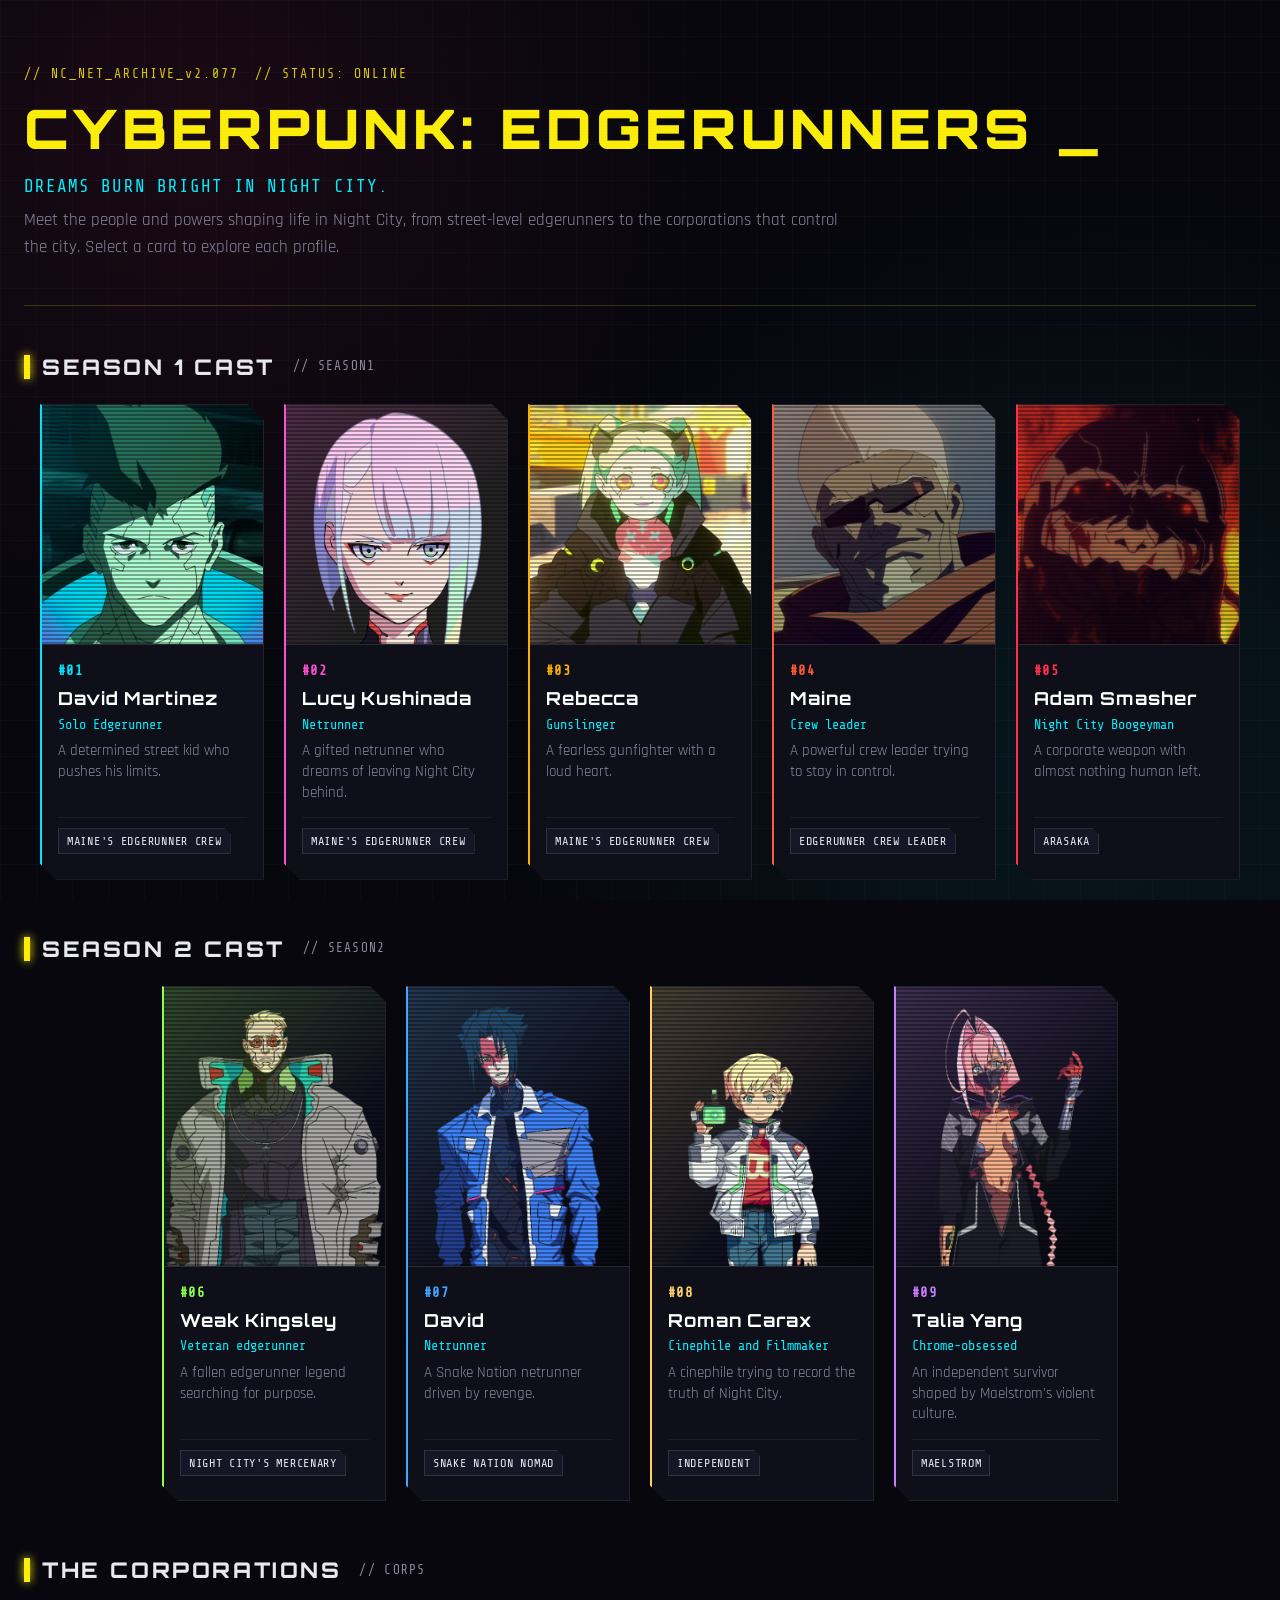
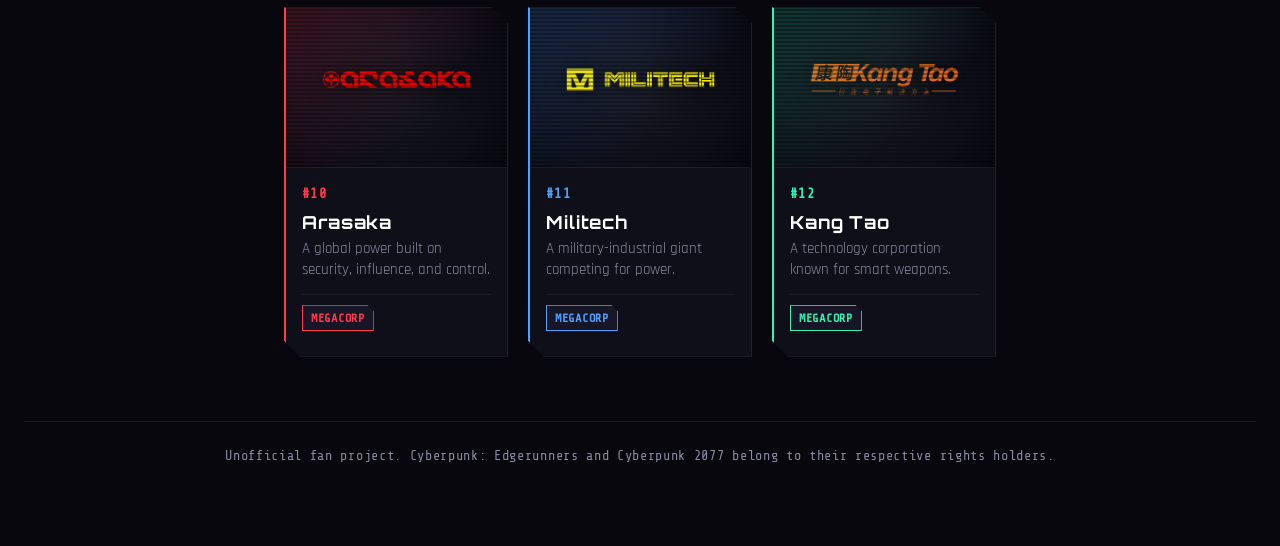
<file: A02/index.html>
<!doctype html>
<html lang="en">

<head>
  <meta charset="UTF-8">
  <meta name="viewport" content="width=device-width, initial-scale=1.0">
  <meta name="description" content="Cyberpunk: Edgerunners Character and Megacorporation Dex">
  <title>Cyberpunk: Edgerunners</title>

  <!-- Google Fonts: Orbitron (Display), Rajdhani (Body), Share Tech Mono (HUD/Code) -->
  <link rel="preconnect" href="https://fonts.googleapis.com">
  <link rel="preconnect" href="https://fonts.gstatic.com" crossorigin>
  <link
    href="https://fonts.googleapis.com/css2?family=Orbitron:wght@600;800;900&family=Rajdhani:wght@500;600;700&family=Share+Tech+Mono&display=swap"
    rel="stylesheet">

  <link href="https://cdn.jsdelivr.net/npm/bootstrap@5.3.8/dist/css/bootstrap.min.css" rel="stylesheet"
    integrity="sha384-sRIl4kxILFvY47J16cr9ZwB07vP4J8+LH7qKQnuqkuIAvNWLzeN8tE5YBujZqJLB" crossorigin="anonymous">

  <link rel="stylesheet" href="assets/style.css?v=2">
  <script src="assets/script.js?v=2" defer></script>
</head>

<body>
  <!-- Ambient CRT Scanlines: Decorative overlay creating a retro display effect -->
  <div class="scanlines" aria-hidden="true"></div>

  <div class="site-wrapper">
    <!-- Header: Dynamic HUD status bar, title and series overview -->
    <header id="page-header" class="site-header">
      <div class="header-inner">
        <div class="hud-bar" aria-hidden="true">
          <span class="hud-status">// NC_NET_ARCHIVE_v2.077</span>
          <span class="hud-status">// STATUS: ONLINE</span>
        </div>
        <h1 id="series-title" class="series-title">
          <span id="title-text">Cyberpunk: Edgerunners</span>
          <span class="blink-cursor" aria-hidden="true">_</span>
        </h1>
        <p id="series-tagline" class="series-tagline"></p>
        <p id="series-intro" class="series-intro"></p>
      </div>
    </header>

    <!-- Main Content Container: Dynamically populated with character and corporation sections -->
    <main id="app" class="app-main" aria-live="polite">
      <!-- Loading Indicator: Displayed until JSON data finishes loading -->
      <div id="loading-state" class="status-box">
        <span class="status-indicator"></span>
        <p>INITIALIZING DATA STREAM...</p>
      </div>
    </main>

    <!-- Footer: Series notes and metadata -->
    <footer id="page-footer" class="site-footer">
      <p id="footer-note" class="footer-note"></p>
    </footer>
  </div>

  <!-- Detail Modal Dialog: Accessible popup displaying full dossiers for characters and corporations -->
  <div id="modal-backdrop" class="modal-backdrop" hidden>
    <div id="detail-modal" class="cyber-modal" role="dialog" aria-modal="true" aria-labelledby="modal-title"
      tabindex="-1">
      <button type="button" id="modal-close-btn" class="modal-close-btn" aria-label="Close profile">✕</button>

      <div id="modal-content" class="modal-content">
        <!-- Dynamically injected profile dossier content -->
      </div>
    </div>
  </div>

  <script src="https://cdn.jsdelivr.net/npm/bootstrap@5.3.8/dist/js/bootstrap.bundle.min.js"
    integrity="sha384-FKyoEForCGlyvwx9Hj09JcYn3nv7wiPVlz7YYwJrWVcXK/BmnVDxM+D2scQbITxI"
    crossorigin="anonymous"></script>
</body>

</html>
</file>
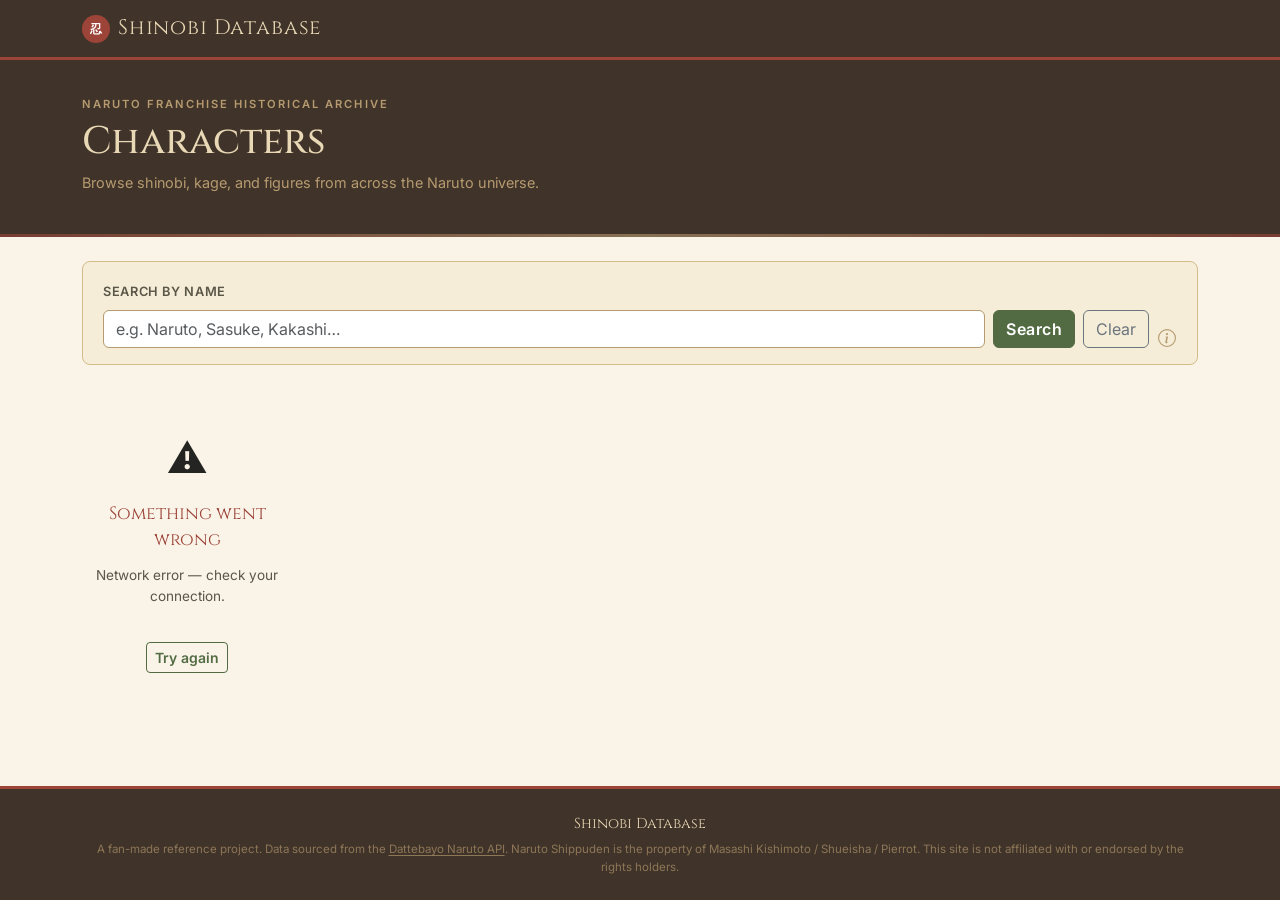
<file: A03/index.html>
<!doctype html>
<html lang="en">

<head>
  <meta charset="utf-8">
  <meta name="viewport" content="width=device-width, initial-scale=1">
  <title>Shinobi Database — Characters</title>
  <meta name="description" content="Browse Naruto Shippuden characters in the Shinobi Database archive.">

  <link rel="preconnect" href="https://fonts.googleapis.com">
  <link rel="preconnect" href="https://fonts.gstatic.com" crossorigin>
  <link
    href="https://fonts.googleapis.com/css2?family=Cinzel:wght@600;700&family=Inter:wght@400;500;600;700&display=swap"
    rel="stylesheet">

  <link href="https://cdn.jsdelivr.net/npm/bootstrap@5.3.3/dist/css/bootstrap.min.css" rel="stylesheet"
    integrity="sha384-QWTKZyjpPEjISv5WaRU9OFeRpok6YctnYmDr5pNlyT2bRjXh0JMhjY6hW+ALEwIH" crossorigin="anonymous">

  <link rel="stylesheet" href="css/shinobi.css">
</head>

<body>

  <div id="nav-placeholder"></div>

  <header class="page-header" aria-labelledby="page-title">
    <div class="container">
      <p class="page-eyebrow">Naruto Franchise Historical Archive</p>
      <h1 id="page-title">Characters</h1>
      <p class="page-lead">Browse shinobi, kage, and figures from across the Naruto universe.</p>
    </div>
  </header>

  <main class="py-4">
    <div class="container">

      <!-- Search bar -->
      <div class="search-bar mb-4">
        <form id="search-form" role="search" aria-label="Search characters">
          <div class="row g-2 align-items-end">
            <div class="col-12 col-sm">
              <label for="search-input" class="form-label">Search by name</label>
              <input type="search" id="search-input" class="form-control" placeholder="e.g. Naruto, Sasuke, Kakashi…"
                autocomplete="off" maxlength="100">
            </div>
            <div class="col-auto">
              <button type="submit" class="btn btn-shinobi">Search</button>
            </div>
            <div class="col-auto">
              <button type="button" id="clear-btn" class="btn btn-outline-secondary">Clear</button>
            </div>
            <div class="col-auto d-flex align-items-end">
              <!-- Archive info popover -->
              <button type="button" id="info-btn" class="btn btn-link p-0 info-btn" aria-label="Archive information">
                <svg xmlns="http://www.w3.org/2000/svg" width="18" height="18" fill="currentColor" viewBox="0 0 16 16"
                  aria-hidden="true" focusable="false">
                  <path d="M8 15A7 7 0 1 1 8 1a7 7 0 0 1 0 14zm0 1A8 8 0 1 0 8 0a8 8 0 0 0 0 16z" />
                  <path
                    d="m8.93 6.588-2.29.287-.082.38.45.083c.294.07.352.176.288.469l-.738 3.468c-.194.897.105 1.319.808 1.319.545 0 1.178-.252 1.465-.598l.088-.416c-.2.176-.492.246-.686.246-.275 0-.375-.193-.304-.533L8.93 6.588zM9 4.5a1 1 0 1 1-2 0 1 1 0 0 1 2 0z" />
                </svg>
              </button>
            </div>
          </div>
        </form>
      </div>

      <!-- Results summary -->
      <p id="results-summary" class="text-muted-archive mb-3" aria-live="polite" aria-atomic="true"></p>

      <!-- Card grid -->
      <div id="card-grid" class="row g-3 row-cols-2 row-cols-sm-3 row-cols-md-4 row-cols-lg-5"></div>

      <!-- Pagination -->
      <div id="pagination" class="mt-4"></div>

    </div>
  </main>

  <div id="footer-placeholder"></div>

  <script src="https://cdn.jsdelivr.net/npm/bootstrap@5.3.3/dist/js/bootstrap.bundle.min.js"
    integrity="sha384-YvpcrYf0tY3lHB60NNkmXc5s9fDVZLESaAA55NDzOxhy9GkcIdslK1eN7N6jIeHz"
    crossorigin="anonymous"></script>

  <!-- Archive info popover — pure JS, no Bootstrap Popover dependency -->
  <script>
    (function () {
      const btn = document.getElementById('info-btn');
      if (!btn) return;

      // Build the floating panel
      const panel = document.createElement('div');
      panel.id = 'info-panel';
      panel.setAttribute('role', 'tooltip');
      panel.setAttribute('aria-live', 'polite');
      panel.hidden = true;
      panel.innerHTML =
        '<strong>Archive Notice</strong>' +
        '<p style="margin:0.4rem 0 0">Data is sourced live from the ' +
        '<a href="https://api-dattebayo.vercel.app/docs" target="_blank" rel="noopener noreferrer">Dattebayo Naruto API</a>. ' +
        'Records may take a moment to load on first access.</p>';
      document.body.appendChild(panel);

      // Position the panel above the button
      function positionPanel() {
        const br = btn.getBoundingClientRect();
        const pr = panel.getBoundingClientRect();
        panel.style.left = (br.left + br.width / 2 - pr.width / 2 + window.scrollX) + 'px';
        panel.style.top = (br.top - pr.height - 8 + window.scrollY) + 'px';
      }

      // Toggle on button click
      btn.addEventListener('click', function (e) {
        e.stopPropagation();
        if (!panel.hidden) {
          panel.hidden = true;
          btn.setAttribute('aria-expanded', 'false');
          return;
        }
        panel.hidden = false;
        btn.setAttribute('aria-expanded', 'true');
        positionPanel();
      });

      // Dismiss on outside click or Escape
      document.addEventListener('click', function () {
        if (!panel.hidden) {
          panel.hidden = true;
          btn.setAttribute('aria-expanded', 'false');
        }
      });
      document.addEventListener('keydown', function (e) {
        if (e.key === 'Escape' && !panel.hidden) {
          panel.hidden = true;
          btn.setAttribute('aria-expanded', 'false');
          btn.focus();
        }
      });
    })();
  </script>

  <script type="module" src="js/characters.js"></script>
</body>

</html>
</file>
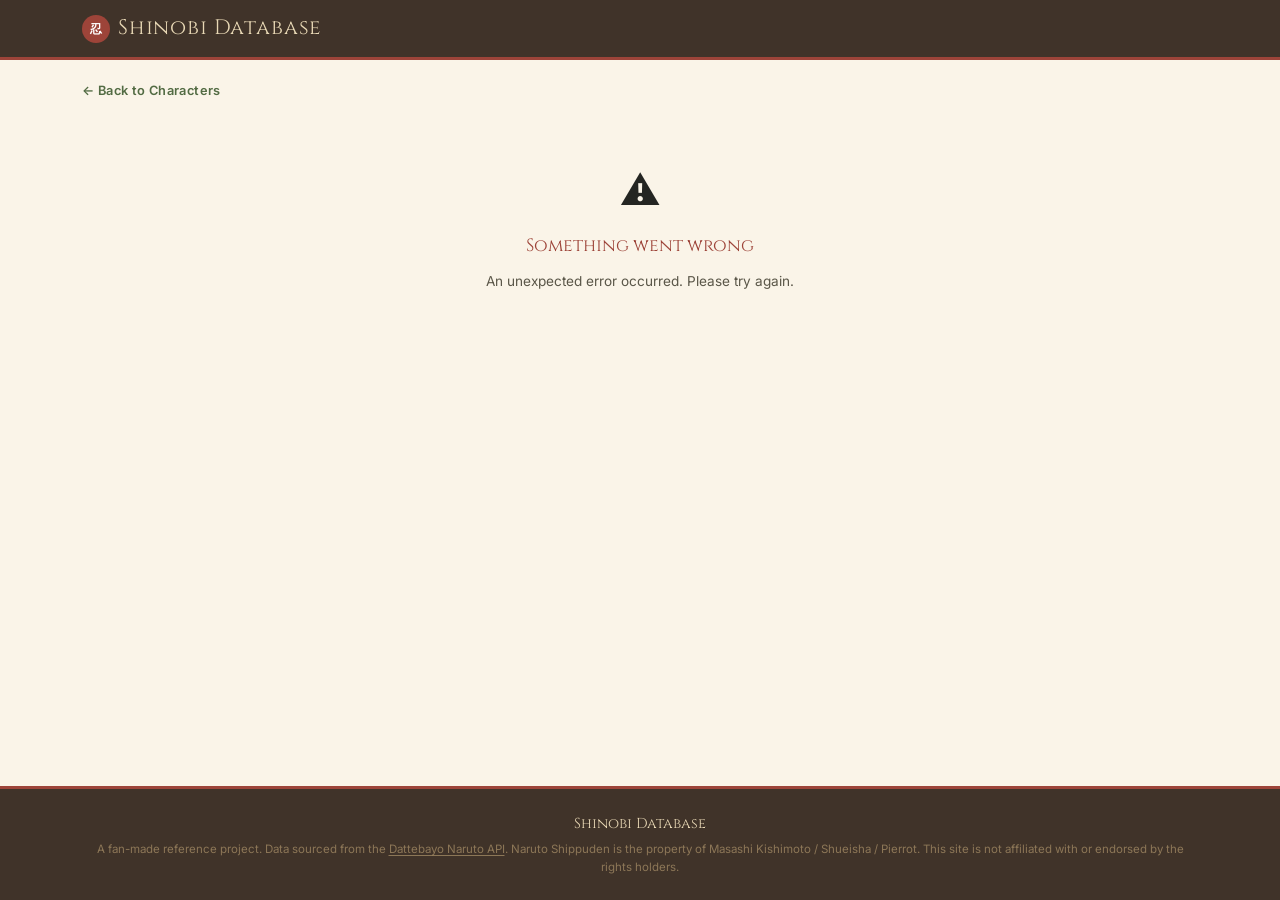
<file: A03/character.html>
<!doctype html>
<html lang="en">
<head>
  <meta charset="utf-8">
  <meta name="viewport" content="width=device-width, initial-scale=1">
  <title>Character — Shinobi Database</title>
  <link rel="preconnect" href="https://fonts.googleapis.com">
  <link rel="preconnect" href="https://fonts.gstatic.com" crossorigin>
  <link href="https://fonts.googleapis.com/css2?family=Cinzel:wght@600;700&family=Inter:wght@400;500;600;700&display=swap" rel="stylesheet">
  <link href="https://cdn.jsdelivr.net/npm/bootstrap@5.3.3/dist/css/bootstrap.min.css" rel="stylesheet"
        integrity="sha384-QWTKZyjpPEjISv5WaRU9OFeRpok6YctnYmDr5pNlyT2bRjXh0JMhjY6hW+ALEwIH" crossorigin="anonymous">
  <link rel="stylesheet" href="css/shinobi.css">
</head>
<body>

  <div id="nav-placeholder"></div>

  <!-- Back link -->
  <div class="container pt-3">
    <a id="back-link" href="index.html" class="back-link">
      ← Back to Characters
    </a>
  </div>

  <!-- Detail content -->
  <main id="detail-root" class="py-3">
    <!-- Injected by character.js -->
  </main>

  <div id="footer-placeholder"></div>

  <script src="https://cdn.jsdelivr.net/npm/bootstrap@5.3.3/dist/js/bootstrap.bundle.min.js"
          integrity="sha384-YvpcrYf0tY3lHB60NNkmXc5s9fDVZLESaAA55NDzOxhy9GkcIdslK1eN7N6jIeHz" crossorigin="anonymous"></script>
  <script type="module" src="js/character.js"></script>
</body>
</html>
</file>
<file: A02/assets/style.css>
/* 1. Design Tokens & CSS Custom Properties */
:root {
  /* Surface and Background Colors */
  --bg: #07070d;
  --panel: #0f0f1a;
  --panel-2: #161626;

  /* Typography Colors */
  --text: #e8e8f0;
  --muted: #8a8aa3;

  /* Cyberpunk Accent Colors */
  --yellow: #fcee0a;
  --cyan: #00f0ff;
  --magenta: #ff2a6d;

  /* Default neon accent (dynamically overridden per card/modal) */
  --accent: var(--yellow);

  /* Typography Font Stacks */
  --font-display: 'Orbitron', 'Segoe UI', -apple-system, sans-serif;
  --font-body: 'Rajdhani', system-ui, -apple-system, sans-serif;
  --font-mono: 'Share Tech Mono', ui-monospace, 'Courier New', monospace;

  /* Bootstrap Variable Customizations: Harmonize framework styles with custom palette */
  --bs-body-bg: #07070d;
  --bs-body-color: #e8e8f0;
  --bs-body-font-family: 'Rajdhani', system-ui, -apple-system, sans-serif;
  --bs-font-monospace: 'Share Tech Mono', ui-monospace, 'Courier New', monospace;
  --bs-primary: #fcee0a;
  --bs-info: #00f0ff;
  --bs-danger: #ff2a6d;
  --bs-link-color: #00f0ff;
  --bs-link-hover-color: #fcee0a;
}

/* 2. Reset & Base Document Styles */
*,
*::before,
*::after {
  box-sizing: border-box;
  margin: 0;
  padding: 0;
}

html {
  color-scheme: dark;
  scroll-behavior: smooth;
}

body {
  background-color: var(--bg);
  color: var(--text);
  font-family: var(--font-body);
  font-size: 17px;
  line-height: 1.5;
  min-height: 100vh;
  position: relative;
  overflow-x: hidden;
}

/* Hardware-accelerated background layer (replaces laggy background-attachment: fixed) */
body::before {
  content: "";
  position: fixed;
  inset: 0;
  background-color: var(--bg);
  background-image:
    radial-gradient(circle at 15% 15%, rgba(255, 42, 109, 0.08) 0%, transparent 40%),
    radial-gradient(circle at 85% 85%, rgba(0, 240, 255, 0.07) 0%, transparent 45%),
    linear-gradient(rgba(255, 255, 255, 0.02) 1px, transparent 1px),
    linear-gradient(90deg, rgba(255, 255, 255, 0.02) 1px, transparent 1px);
  background-size: 100% 100%, 100% 100%, 36px 36px, 36px 36px;
  pointer-events: none;
  z-index: 0;
  transform: translateZ(0);
}

/* Prevent background body scrolling when modal overlay is open */
body.modal-open {
  overflow: hidden;
}

/* 3. Decorative CRT Scanlines Overlay */
.scanlines {
  position: fixed;
  inset: 0;
  pointer-events: none;
  z-index: 9999;
  background: repeating-linear-gradient(0deg,
      rgba(0, 0, 0, 0.3) 0px,
      rgba(0, 0, 0, 0.3) 1px,
      transparent 1px,
      transparent 3px);
  opacity: 0.06;
  transform: translateZ(0);
}

/* 4. Site Layout Container */
.site-wrapper {
  max-width: 1280px;
  margin: 0 auto;
  padding: 32px 24px 64px;
  display: flex;
  flex-direction: column;
  min-height: 100vh;
  position: relative;
  z-index: 1;
}

/* 5. Site Header */
.site-header {
  margin-bottom: 48px;
  border-bottom: 1px solid rgba(252, 238, 10, 0.2);
  padding-bottom: 28px;
  padding-top: 32px;
  position: relative;
}

.hud-bar {
  display: flex;
  flex-wrap: wrap;
  gap: 16px;
  font-family: var(--font-mono);
  font-size: 0.82rem;
  color: var(--yellow);
  letter-spacing: 0.15em;
  margin-bottom: 12px;
  opacity: 0.85;
}

.series-title {
  font-family: var(--font-display);
  font-size: clamp(2rem, 5vw, 3.4rem);
  font-weight: 900;
  color: var(--yellow);
  letter-spacing: 0.08em;
  text-transform: uppercase;
  margin-bottom: 12px;
  display: inline-block;
  cursor: default;
}

.blink-cursor {
  display: inline-block;
  color: var(--yellow);
  font-weight: 700;
  animation: cursor-blink 1s steps(1) infinite;
  will-change: opacity;
}

@keyframes cursor-blink {

  0%,
  100% {
    opacity: 1;
  }

  50% {
    opacity: 0;
  }
}

.series-tagline {
  font-family: var(--font-mono);
  font-size: 1.1rem;
  color: var(--cyan);
  letter-spacing: 0.06em;
  margin-bottom: 8px;
  text-transform: uppercase;
}

.series-intro {
  font-size: 1.05rem;
  color: var(--muted);
  max-width: 820px;
  line-height: 1.6;
}

/* --------------------------------------------------------------------------
   6. Main Content Container & Category Sections
   -------------------------------------------------------------------------- */
.app-main {
  flex: 1;
  display: flex;
  flex-direction: column;
  gap: 56px;
}

.dex-section {
  display: flex;
  flex-direction: column;
}

.section-header {
  display: flex;
  align-items: center;
  gap: 12px;
  margin-bottom: 24px;
}

.section-bar {
  display: inline-block;
  width: 6px;
  height: 24px;
  background-color: var(--yellow);
  box-shadow: 0 0 10px var(--yellow);
  flex-shrink: 0;
}

.section-title {
  font-family: var(--font-display);
  font-size: 1.35rem;
  font-weight: 800;
  letter-spacing: 0.12em;
  text-transform: uppercase;
  color: var(--text);
  margin: 0;
}

.section-tag {
  font-family: var(--font-mono);
  font-size: 0.8rem;
  color: var(--muted);
  letter-spacing: 0.1em;
  margin-left: 6px;
}

/* --------------------------------------------------------------------------
   7. Card Gallery Layout (Centered Flex-Wrap Grid)
   -------------------------------------------------------------------------- */
.cards-row {
  display: flex;
  flex-wrap: wrap;
  justify-content: center;
  gap: 20px;
  width: 100%;
}

/* --------------------------------------------------------------------------
   8. Card Component (Cyberpunk Chamfered Button)
   -------------------------------------------------------------------------- */
.dex-card {
  flex: 0 0 224px;
  width: 224px;
  background: var(--panel);
  border: 1px solid rgba(255, 255, 255, 0.08);
  border-left: 2px solid var(--accent);
  color: var(--text);
  text-align: left;
  cursor: pointer;
  padding: 0;
  display: flex;
  flex-direction: column;
  position: relative;
  clip-path: polygon(0 0, calc(100% - 16px) 0, 100% 16px, 100% 100%, 16px 100%, 0 calc(100% - 16px));
  filter: drop-shadow(0 2px 6px rgba(0, 0, 0, 0.6));
  transform: translateZ(0);
  transition: transform 0.2s cubic-bezier(0.16, 1, 0.3, 1),
    filter 0.2s cubic-bezier(0.16, 1, 0.3, 1),
    border-color 0.2s ease;
  animation: card-appear 0.4s ease backwards;
  animation-delay: calc(var(--card-index, 0) * 45ms);
}

@keyframes card-appear {
  from {
    opacity: 0;
    transform: translateY(14px);
  }

  to {
    opacity: 1;
    transform: translateY(0);
  }
}

.dex-card:hover {
  transform: translateY(-4px);
  border-color: var(--accent);
  filter: drop-shadow(0 0 14px var(--accent));
}

.dex-card:focus-visible {
  outline: 2px solid var(--accent);
  outline-offset: 3px;
  transform: translateY(-4px);
  border-color: var(--accent);
  filter: drop-shadow(0 0 16px var(--accent));
}

/* Card Portrait block */
.card-portrait {
  width: 100%;
  height: 240px;
  background: linear-gradient(135deg, rgba(255, 255, 255, 0.05) 0%, #111120 60%, #080811 100%);
  position: relative;
  display: flex;
  align-items: center;
  justify-content: center;
  overflow: hidden;
  border-bottom: 1px solid rgba(255, 255, 255, 0.08);
}

/* Diagonal accent glow overlay */
.card-portrait::before {
  content: "";
  position: absolute;
  inset: 0;
  background: linear-gradient(135deg, var(--accent) 0%, transparent 65%);
  opacity: 0.2;
  transition: opacity 0.25s ease;
  z-index: 1;
  pointer-events: none;
}

.dex-card:hover .card-portrait::before,
.dex-card:focus-visible .card-portrait::before {
  opacity: 0.38;
}

/* Scanlines on portrait */
.card-portrait::after {
  content: "";
  position: absolute;
  inset: 0;
  background: repeating-linear-gradient(0deg,
      rgba(0, 0, 0, 0.32) 0px,
      rgba(0, 0, 0, 0.32) 2px,
      transparent 2px,
      transparent 4px);
  pointer-events: none;
  z-index: 2;
}

/* Portrait Image (Characters) */
.portrait-image {
  position: absolute;
  inset: 0;
  width: 100%;
  height: 100%;
  object-fit: cover;
  object-position: center 10%;
  z-index: 0;
  transition: transform 0.3s cubic-bezier(0.16, 1, 0.3, 1), filter 0.3s ease;
}

.dex-card:hover .portrait-image,
.dex-card:focus-visible .portrait-image {
  transform: scale(1.05);
}

/* Individual character portrait alignment adjustments */
#card-david-martinez .portrait-image {
  object-position: center 25%;
}

#card-lucy-kushinada .portrait-image {
  object-position: center 30%;
}

/* Season 2 Cast: Extra height & top headroom so hair and headwear are fully visible */
#season2 .card-portrait {
  height: 280px;
}

#season2 .portrait-image {
  object-fit: cover;
  object-position: center top;
  padding-top: 14px;
}

/* Corporation Logo Portrait */
.corp-portrait {
  height: 160px;
  background: radial-gradient(circle at center, rgba(255, 255, 255, 0.05) 0%, #0e0e1c 70%, #07070d 100%);
}

.corp-logo-img {
  object-fit: contain;
  padding: 16px;
  filter: drop-shadow(0 0 10px rgba(0, 0, 0, 0.9));
  transition: transform 0.3s cubic-bezier(0.16, 1, 0.3, 1), filter 0.3s ease;
}

.dex-card:hover .corp-logo-img,
.dex-card:focus-visible .corp-logo-img {
  transform: scale(1.08);
  filter: drop-shadow(0 0 12px var(--accent));
}

/* Initials / display letter (fallback) */
.portrait-initials {
  position: relative;
  z-index: 0;
  font-family: var(--font-display);
  font-size: 3rem;
  font-weight: 900;
  color: var(--accent);
  text-shadow: 0 0 16px var(--accent);
  letter-spacing: 0.05em;
  user-select: none;
}

/* Corporation specific geometric badge (fallback) */
.corp-badge {
  display: inline-flex;
  align-items: center;
  justify-content: center;
  width: 72px;
  height: 72px;
  border: 2px solid var(--accent);
  clip-path: polygon(50% 0%, 100% 25%, 100% 75%, 50% 100%, 0% 75%, 0% 25%);
  background: rgba(15, 15, 26, 0.7);
  box-shadow: inset 0 0 12px var(--accent);
}

.corp-badge .portrait-initials {
  font-size: 2.2rem;
}

/* Card Body Content */
.card-content {
  padding: 16px;
  display: flex;
  flex-direction: column;
  flex: 1;
}

.card-top {
  display: flex;
  justify-content: space-between;
  align-items: baseline;
  margin-bottom: 6px;
}

.card-number {
  font-family: var(--font-mono);
  font-size: 0.85rem;
  color: var(--accent);
  font-weight: 700;
  letter-spacing: 0.1em;
}

.card-name {
  font-family: var(--font-display);
  font-size: 1.12rem;
  font-weight: 700;
  color: #ffffff;
  letter-spacing: 0.05em;
  margin-bottom: 6px;
  line-height: 1.25;
}

/* Micro-glitch animation on hover/focus */
@keyframes name-flicker {
  0% {
    transform: translate(0);
    opacity: 1;
  }

  20% {
    transform: translate(-1.5px, 1px);
    opacity: 0.85;
  }

  40% {
    transform: translate(1.5px, -1px);
    opacity: 1;
  }

  60% {
    transform: translate(-1px, -0.5px);
    opacity: 0.9;
  }

  80% {
    transform: translate(1px, 0.5px);
    opacity: 1;
  }

  100% {
    transform: translate(0);
    opacity: 1;
  }
}

.dex-card:hover .card-name,
.dex-card:focus-visible .card-name {
  animation: name-flicker 0.25s ease;
}

.card-role {
  font-family: var(--font-mono);
  font-size: 0.85rem;
  color: var(--cyan);
  margin-bottom: 8px;
  line-height: 1.3;
}

.card-tagline {
  font-size: 0.92rem;
  color: var(--muted);
  line-height: 1.4;
  margin-bottom: 14px;
  flex: 1;
}

.card-footer {
  margin-top: auto;
  padding-top: 10px;
  border-top: 1px solid rgba(255, 255, 255, 0.06);
}

.card-tag {
  display: inline-block;
  font-family: var(--font-mono);
  font-size: 0.75rem;
  color: var(--text);
  background: var(--panel-2);
  border: 1px solid rgba(255, 255, 255, 0.12);
  padding: 3px 8px;
  letter-spacing: 0.06em;
  text-transform: uppercase;
  max-width: 100%;
  white-space: nowrap;
  overflow: hidden;
  text-overflow: ellipsis;
  clip-path: polygon(0 0, calc(100% - 6px) 0, 100% 6px, 100% 100%, 0 100%);
}

.corp-tag {
  color: var(--accent);
  border-color: var(--accent);
  font-weight: 700;
}

/* --------------------------------------------------------------------------
   9. Detail Modal Dialog & Profile Dossiers
   -------------------------------------------------------------------------- */
.modal-backdrop {
  position: fixed;
  inset: 0;
  background: rgba(5, 5, 10, 0.86);
  backdrop-filter: blur(8px);
  -webkit-backdrop-filter: blur(8px);
  display: flex;
  align-items: center;
  justify-content: center;
  z-index: 10000;
  padding: 20px;
  opacity: 1;
  transition: opacity 0.2s ease;
}

.modal-backdrop[hidden] {
  display: none !important;
  opacity: 0;
}

.cyber-modal {
  background: var(--panel);
  border: 1px solid var(--accent);
  max-width: 760px;
  width: 100%;
  max-height: 90vh;
  position: relative;
  display: flex;
  flex-direction: column;
  outline: none;
  clip-path: polygon(0 0, calc(100% - 24px) 0, 100% 24px, 100% calc(100% - 24px), calc(100% - 24px) 100%, 24px 100%, 0 calc(100% - 24px), 0 0);
  filter: drop-shadow(0 0 24px var(--accent));
  animation: modal-zoom-in 0.2s cubic-bezier(0.16, 1, 0.3, 1);
}

@keyframes modal-zoom-in {
  from {
    opacity: 0;
    transform: scale(0.96);
  }

  to {
    opacity: 1;
    transform: scale(1);
  }
}

.modal-close-btn {
  position: absolute;
  top: 14px;
  right: 18px;
  background: var(--panel-2);
  border: 1px solid var(--accent);
  color: var(--text);
  font-family: var(--font-display);
  font-size: 1.1rem;
  width: 38px;
  height: 38px;
  cursor: pointer;
  display: flex;
  align-items: center;
  justify-content: center;
  z-index: 10;
  clip-path: polygon(0 0, calc(100% - 8px) 0, 100% 8px, 100% 100%, 8px 100%, 0 calc(100% - 8px));
  transition: background 0.15s ease, color 0.15s ease, border-color 0.15s ease;
}

.modal-close-btn:hover {
  background: var(--magenta);
  color: #ffffff;
  border-color: var(--magenta);
}

.modal-close-btn:focus-visible {
  outline: 2px solid var(--yellow);
  outline-offset: 2px;
}

.modal-content {
  padding: 36px 36px 40px;
  overflow-y: auto;
  max-height: calc(90vh - 2px);
  display: flex;
  flex-direction: column;
  gap: 24px;
}

/* Custom Scrollbar for Modal */
.modal-content::-webkit-scrollbar {
  width: 8px;
}

.modal-content::-webkit-scrollbar-track {
  background: var(--panel-2);
}

.modal-content::-webkit-scrollbar-thumb {
  background: var(--accent);
}

/* Modal Header Elements */
.modal-header-block {
  border-bottom: 1px solid rgba(255, 255, 255, 0.1);
  padding-bottom: 20px;
  padding-right: 48px;
}

.modal-number {
  font-family: var(--font-mono);
  font-size: 1rem;
  color: var(--accent);
  font-weight: 700;
  letter-spacing: 0.15em;
  margin-bottom: 4px;
}

.modal-title {
  font-family: var(--font-display);
  font-size: clamp(1.7rem, 3.5vw, 2.4rem);
  font-weight: 900;
  color: #ffffff;
  letter-spacing: 0.06em;
  line-height: 1.15;
  margin-bottom: 6px;
}

.modal-alias {
  font-family: var(--font-mono);
  font-size: 0.95rem;
  color: var(--cyan);
  letter-spacing: 0.08em;
  margin-bottom: 8px;
}

.modal-tagline {
  font-size: 1.15rem;
  color: var(--muted);
  font-style: italic;
  line-height: 1.4;
}

/* Modal Meta Line */
.modal-meta {
  display: flex;
  flex-wrap: wrap;
  gap: 16px 24px;
  background: var(--panel-2);
  padding: 12px 16px;
  border-left: 3px solid var(--accent);
}

.meta-item {
  font-family: var(--font-mono);
  font-size: 0.9rem;
  color: var(--text);
}

.meta-label {
  color: var(--accent);
  font-weight: 700;
  margin-right: 6px;
}

/* Modal Sections */
.modal-section {
  display: flex;
  flex-direction: column;
  gap: 8px;
}

.modal-section-title {
  font-family: var(--font-display);
  font-size: 1rem;
  font-weight: 800;
  color: var(--accent);
  letter-spacing: 0.12em;
  text-transform: uppercase;
  display: flex;
  align-items: center;
  gap: 10px;
}

.modal-text {
  font-size: 1.05rem;
  color: var(--text);
  line-height: 1.6;
}

/* Chips container for personality traits */
.chips-container {
  display: flex;
  flex-wrap: wrap;
  gap: 8px;
  margin-bottom: 6px;
}

.chip {
  font-family: var(--font-mono);
  font-size: 0.85rem;
  background: var(--panel-2);
  color: var(--text);
  border: 1px solid var(--accent);
  padding: 4px 10px;
  letter-spacing: 0.06em;
  clip-path: polygon(0 0, calc(100% - 6px) 0, 100% 6px, 100% 100%, 0 100%);
}

/* Lists in Modal */
.modal-list {
  list-style: none;
  display: flex;
  flex-direction: column;
  gap: 8px;
}

.modal-list li {
  position: relative;
  padding-left: 20px;
  line-height: 1.5;
  color: var(--text);
}

.modal-list li::before {
  content: "▶";
  position: absolute;
  left: 0;
  top: 1px;
  font-size: 0.75rem;
  color: var(--accent);
}

/* Relationships */
.relationships-list {
  display: flex;
  flex-direction: column;
  gap: 12px;
}

.relationship-card {
  background: var(--panel-2);
  border-left: 2px solid var(--accent);
  padding: 10px 14px;
}

.rel-name {
  font-family: var(--font-mono);
  font-size: 0.95rem;
  font-weight: 700;
  color: var(--cyan);
  margin-bottom: 2px;
}

.rel-bond {
  font-size: 0.95rem;
  color: var(--text);
  line-height: 1.45;
}

/* Spoiler label & Fate */
.spoiler-tag {
  font-family: var(--font-mono);
  font-size: 0.7rem;
  background: var(--magenta);
  color: #ffffff;
  padding: 2px 6px;
  letter-spacing: 0.08em;
  font-weight: 700;
}

.redacted-notice {
  font-family: var(--font-mono);
  background: rgba(255, 42, 109, 0.12);
  border: 1px dashed var(--magenta);
  color: var(--magenta);
  padding: 10px 14px;
  font-size: 0.95rem;
  letter-spacing: 0.05em;
  display: flex;
  align-items: center;
  gap: 10px;
}

.redacted-tag {
  font-weight: 700;
  background: var(--magenta);
  color: #000000;
  padding: 2px 6px;
}

/* Spoiler Button & Reveal Content */
.spoiler-container {
  display: flex;
  flex-direction: column;
  gap: 12px;
  margin-top: 6px;
}

.spoiler-toggle-btn {
  display: inline-flex;
  align-items: center;
  gap: 10px;
  background: rgba(255, 42, 109, 0.1);
  border: 1px solid var(--magenta);
  color: var(--magenta);
  font-family: var(--font-mono);
  font-size: 0.88rem;
  font-weight: 700;
  padding: 8px 16px;
  cursor: pointer;
  letter-spacing: 0.08em;
  text-transform: uppercase;
  clip-path: polygon(0 0, calc(100% - 8px) 0, 100% 8px, 100% 100%, 8px 100%, 0 calc(100% - 8px));
  transition: background 0.2s ease, border-color 0.2s ease, color 0.2s ease, box-shadow 0.2s ease;
  align-self: flex-start;
}

.spoiler-toggle-btn:hover {
  background: var(--magenta);
  color: #ffffff;
  box-shadow: 0 0 14px rgba(255, 42, 109, 0.4);
}

.spoiler-toggle-btn:focus-visible {
  outline: 2px solid var(--yellow);
  outline-offset: 2px;
}

.spoiler-btn-icon {
  font-size: 0.75rem;
  transition: transform 0.2s ease;
}

.spoiler-btn-warning {
  font-size: 0.75rem;
  color: var(--muted);
  font-weight: 400;
  margin-left: 6px;
  letter-spacing: 0.05em;
  opacity: 0.85;
}

.spoiler-toggle-btn:hover .spoiler-btn-warning {
  color: rgba(255, 255, 255, 0.85);
}

.spoiler-toggle-btn.revealed {
  background: rgba(0, 240, 255, 0.1);
  border-color: var(--cyan);
  color: var(--cyan);
}

.spoiler-toggle-btn.revealed:hover {
  background: var(--cyan);
  color: #07070d;
  box-shadow: 0 0 14px rgba(0, 240, 255, 0.4);
}

.spoiler-toggle-btn.revealed .spoiler-btn-warning {
  color: var(--muted);
}

.spoiler-content {
  background: rgba(15, 15, 26, 0.75);
  border: 1px solid rgba(255, 42, 109, 0.3);
  border-left: 3px solid var(--magenta);
  padding: 14px 18px;
  animation: spoiler-fade-in 0.25s ease;
}

.spoiler-toggle-btn.revealed + .spoiler-content {
  border-left-color: var(--cyan);
  border-color: rgba(0, 240, 255, 0.25);
}

.fate-text {
  margin: 0;
  font-size: 0.98rem;
  line-height: 1.6;
  color: var(--text);
}

@keyframes spoiler-fade-in {
  from {
    opacity: 0;
    transform: translateY(-6px);
  }
  to {
    opacity: 1;
    transform: translateY(0);
  }
}

/* Connected Character Chips (Interactive) */
.connected-characters-grid {
  display: flex;
  flex-wrap: wrap;
  gap: 10px;
}

.connected-char-btn {
  font-family: var(--font-display);
  font-size: 0.85rem;
  font-weight: 700;
  letter-spacing: 0.06em;
  background: var(--panel-2);
  color: var(--text);
  border: 1px solid var(--char-accent, var(--cyan));
  padding: 8px 14px;
  cursor: pointer;
  display: inline-flex;
  align-items: center;
  gap: 8px;
  clip-path: polygon(0 0, calc(100% - 8px) 0, 100% 8px, 100% 100%, 8px 100%, 0 calc(100% - 8px));
  transition: background 0.15s ease, transform 0.15s ease, filter 0.15s ease;
}

.connected-char-btn:hover {
  background: var(--char-accent, var(--cyan));
  color: #07070d;
  transform: translateY(-2px);
  filter: drop-shadow(0 0 10px var(--char-accent, var(--cyan)));
}

.connected-char-btn:focus-visible {
  outline: 2px solid var(--yellow);
  outline-offset: 2px;
}

.char-chip-dot {
  display: inline-block;
  width: 8px;
  height: 8px;
  border-radius: 50%;
  background: var(--char-accent, var(--cyan));
  box-shadow: 0 0 6px var(--char-accent, var(--cyan));
}

.connected-char-btn:hover .char-chip-dot {
  background: #07070d;
}

/* --------------------------------------------------------------------------
   10. Status Indicator & System Error Displays
   -------------------------------------------------------------------------- */
.status-box {
  background: var(--panel);
  border: 1px solid rgba(255, 255, 255, 0.1);
  border-left: 4px solid var(--yellow);
  padding: 32px;
  text-align: center;
  font-family: var(--font-mono);
  letter-spacing: 0.1em;
  max-width: 640px;
  margin: 40px auto;
}

.status-indicator {
  display: inline-block;
  width: 14px;
  height: 14px;
  background: var(--yellow);
  margin-bottom: 16px;
  box-shadow: 0 0 10px var(--yellow);
  animation: cursor-blink 1s infinite;
}

.error-box {
  background: rgba(255, 42, 109, 0.08);
  border: 1px solid var(--magenta);
  border-left: 4px solid var(--magenta);
  color: var(--text);
  padding: 32px;
  max-width: 720px;
  margin: 40px auto;
  font-family: var(--font-mono);
}

.error-title {
  color: var(--magenta);
  font-family: var(--font-display);
  font-size: 1.25rem;
  margin-bottom: 12px;
  letter-spacing: 0.08em;
}

.error-message {
  font-size: 1rem;
  line-height: 1.6;
  margin-bottom: 16px;
}

.error-help {
  font-size: 0.9rem;
  color: var(--muted);
  background: var(--panel);
  padding: 12px 16px;
  border-left: 2px solid var(--cyan);
}

/* --------------------------------------------------------------------------
   11. Site Footer
   -------------------------------------------------------------------------- */
.site-footer {
  margin-top: 64px;
  padding-top: 24px;
  border-top: 1px solid rgba(255, 255, 255, 0.08);
  font-family: var(--font-mono);
  font-size: 0.85rem;
  color: var(--muted);
  text-align: center;
  letter-spacing: 0.05em;
}

/* --------------------------------------------------------------------------
   12. Responsive Breakpoints
   -------------------------------------------------------------------------- */
@media (min-width: 1100px) and (max-width: 1220px) {
  .cards-row {
    gap: 16px;
  }

  .dex-card {
    flex: 0 0 196px;
    width: 196px;
  }
}

@media (min-width: 700px) and (max-width: 1099px) {
  .cards-row {
    gap: 20px;
  }

  .dex-card {
    flex: 0 0 216px;
    width: 216px;
  }
}

@media (max-width: 699px) {
  .site-wrapper {
    padding: 20px 14px 40px;
  }

  .site-header {
    margin-bottom: 32px;
  }

  .cards-row {
    gap: 14px;
  }

  .dex-card {
    flex: 0 0 calc(50% - 10px);
    width: calc(50% - 10px);
    min-width: 160px;
    max-width: 260px;
  }

  .modal-content {
    padding: 28px 20px 32px;
  }

  /* Mobile Portrait Framing */
  .card-portrait:not(.corp-portrait) {
    height: 270px;
  }

  #card-david-martinez .portrait-image {
    object-position: center 32%;
  }

  #card-lucy-kushinada .portrait-image {
    object-position: center 38%;
  }
}

@media (max-width: 440px) {
  .dex-card {
    flex: 0 0 100%;
    width: 100%;
    max-width: 320px;
  }

  .card-portrait:not(.corp-portrait) {
    height: 300px;
  }

  .series-title {
    font-size: 1.8rem;
  }

  /* Single-column Mobile Portrait Framing */
  #card-david-martinez .portrait-image {
    object-position: center 40%;
  }

  #card-lucy-kushinada .portrait-image {
    object-position: center 46%;
  }
}
</file>
<file: A03/css/shinobi.css>
/* =============================================================
   Shinobi Database — Design System
   Hidden Leaf Historical Archive theme
   Bootstrap 5.3.x overrides and custom tokens
   ============================================================= */

/* ── 1. Design Tokens ─────────────────────────────────────── */
:root {
  --color-parchment:   #E8D8B5;
  --color-parchment-light: #F5EDD8;
  --color-ink:         #242522;
  --color-leaf:        #526B43;
  --color-leaf-dark:   #3D5230;
  --color-leaf-light:  #6A8A58;
  --color-konoha-red:  #9D4439;
  --color-sandstone:   #B69B70;
  --color-dark-wood:   #403329;
  --color-muted-text:  #5A5648;
  --color-bg:          #FAF4E8;
  --color-card-bg:     #FDF7ED;
  --color-border:      #D4BC8A;

  --font-body:   'Inter', 'Segoe UI', system-ui, sans-serif;
  --font-display: 'Cinzel', 'Palatino Linotype', Georgia, serif;

  --radius-card: 0.5rem;
  --shadow-card: 0 2px 8px rgba(64, 51, 41, 0.12);
  --shadow-card-hover: 0 4px 16px rgba(64, 51, 41, 0.2);
  --transition-fast: 0.18s ease;
}

/* ── 2. Base ──────────────────────────────────────────────── */
*, *::before, *::after { box-sizing: border-box; }

html { scroll-behavior: smooth; }

body {
  font-family: var(--font-body);
  background-color: var(--color-bg);
  color: var(--color-ink);
  min-height: 100vh;
  display: flex;
  flex-direction: column;
}

main { flex: 1; }

a { color: var(--color-leaf); }
a:hover { color: var(--color-leaf-dark); }

/* ── 3. Navigation ────────────────────────────────────────── */
.shinobi-nav {
  background-color: var(--color-dark-wood);
  border-bottom: 3px solid var(--color-konoha-red);
}

.shinobi-nav .navbar-brand {
  font-family: var(--font-display);
  font-size: 1.3rem;
  color: var(--color-parchment) !important;
  letter-spacing: 0.04em;
  display: flex;
  align-items: center;
  gap: 0.5rem;
}

.shinobi-nav .navbar-brand .brand-seal {
  width: 28px;
  height: 28px;
  border-radius: 50%;
  background-color: var(--color-konoha-red);
  display: inline-flex;
  align-items: center;
  justify-content: center;
  font-size: 0.75rem;
  color: #fff;
  font-weight: 700;
  flex-shrink: 0;
}

.shinobi-nav .nav-link {
  color: var(--color-parchment) !important;
  font-size: 0.875rem;
  font-weight: 500;
  letter-spacing: 0.03em;
  padding: 0.5rem 0.9rem !important;
  border-radius: 4px;
  transition: background-color var(--transition-fast), color var(--transition-fast);
}

.shinobi-nav .nav-link:hover,
.shinobi-nav .nav-link:focus {
  background-color: rgba(232, 216, 181, 0.12);
  color: #fff !important;
}

.shinobi-nav .nav-link.active {
  background-color: var(--color-leaf);
  color: #fff !important;
}

.shinobi-nav .navbar-toggler {
  border-color: rgba(232, 216, 181, 0.4);
}

.shinobi-nav .navbar-toggler-icon {
  filter: invert(1);
}

/* ── 4. Page Header ───────────────────────────────────────── */
.page-header {
  background-color: var(--color-dark-wood);
  color: var(--color-parchment);
  padding: 2.25rem 0 1.75rem;
  position: relative;
  overflow: hidden;
}

.page-header::after {
  content: '';
  position: absolute;
  bottom: 0; left: 0; right: 0;
  height: 3px;
  background: linear-gradient(90deg, var(--color-konoha-red), var(--color-sandstone), var(--color-konoha-red));
  opacity: 0.6;
}

.page-header .page-eyebrow {
  font-size: 0.7rem;
  letter-spacing: 0.18em;
  text-transform: uppercase;
  color: var(--color-sandstone);
  font-weight: 600;
  margin-bottom: 0.4rem;
}

.page-header h1 {
  font-family: var(--font-display);
  font-size: clamp(1.6rem, 4vw, 2.4rem);
  margin-bottom: 0.4rem;
  color: var(--color-parchment);
}

.page-header .page-lead {
  font-size: 0.9rem;
  color: var(--color-sandstone);
  max-width: 55ch;
}

/* ── 5. Cards ─────────────────────────────────────────────── */
.shinobi-card {
  background-color: var(--color-card-bg);
  border: 1px solid var(--color-border);
  border-radius: var(--radius-card);
  box-shadow: var(--shadow-card);
  transition: box-shadow var(--transition-fast), transform var(--transition-fast);
  overflow: hidden;
  display: flex;
  flex-direction: column;
  height: 100%;
  text-decoration: none;
  color: inherit;
}

.shinobi-card:hover {
  box-shadow: var(--shadow-card-hover);
  transform: translateY(-2px);
  color: inherit;
}

.shinobi-card:focus-visible {
  outline: 3px solid var(--color-leaf);
  outline-offset: 2px;
}

.card-img-wrap {
  width: 100%;
  aspect-ratio: 4 / 3;
  background-color: var(--color-parchment);
  display: flex;
  align-items: center;
  justify-content: center;
  overflow: hidden;
  position: relative;
}

.card-img-wrap img {
  width: 100%;
  height: 100%;
  object-fit: cover;
  object-position: top center;
}

/* Placeholder when no image available */
.card-img-placeholder {
  display: flex;
  flex-direction: column;
  align-items: center;
  justify-content: center;
  gap: 0.5rem;
  color: var(--color-sandstone);
  font-size: 2rem;
}

.card-img-placeholder .placeholder-label {
  font-size: 0.65rem;
  letter-spacing: 0.1em;
  text-transform: uppercase;
  font-weight: 600;
}

.shinobi-card .card-body {
  padding: 1rem 1.1rem;
  flex: 1;
  display: flex;
  flex-direction: column;
  gap: 0.3rem;
}

.shinobi-card .card-name {
  font-family: var(--font-display);
  font-size: 0.95rem;
  font-weight: 600;
  color: var(--color-ink);
  line-height: 1.3;
}

.shinobi-card .card-meta {
  font-size: 0.75rem;
  color: var(--color-muted-text);
}

.card-id-badge {
  font-size: 0.65rem;
  font-weight: 700;
  letter-spacing: 0.08em;
  color: var(--color-konoha-red);
  font-family: monospace;
}

/* ── 6. Homepage Category Cards ───────────────────────────── */
.category-card {
  background-color: var(--color-card-bg);
  border: 1px solid var(--color-border);
  border-radius: var(--radius-card);
  box-shadow: var(--shadow-card);
  padding: 2rem 1.5rem 1.75rem;
  text-decoration: none;
  color: inherit;
  display: flex;
  flex-direction: column;
  align-items: flex-start;
  gap: 0.75rem;
  transition: box-shadow var(--transition-fast), transform var(--transition-fast), border-color var(--transition-fast);
  position: relative;
  overflow: hidden;
}

.category-card::before {
  content: '';
  position: absolute;
  top: 0; left: 0;
  width: 4px;
  height: 100%;
  background-color: var(--color-leaf);
  transition: width var(--transition-fast);
}

.category-card:hover {
  box-shadow: var(--shadow-card-hover);
  transform: translateY(-3px);
  color: inherit;
  border-color: var(--color-sandstone);
}

.category-card:hover::before { width: 6px; }

.category-card:focus-visible {
  outline: 3px solid var(--color-leaf);
  outline-offset: 3px;
}

.category-card .cat-icon {
  font-size: 2rem;
  line-height: 1;
}

.category-card .cat-title {
  font-family: var(--font-display);
  font-size: 1.15rem;
  font-weight: 700;
  color: var(--color-ink);
  margin: 0;
}

.category-card .cat-desc {
  font-size: 0.82rem;
  color: var(--color-muted-text);
  line-height: 1.5;
  margin: 0;
}

.category-card .cat-arrow {
  margin-top: auto;
  font-size: 0.8rem;
  font-weight: 600;
  color: var(--color-leaf);
  letter-spacing: 0.03em;
}

/* ── 7. Search & Filter Bar ───────────────────────────────── */
.search-bar {
  background-color: var(--color-parchment-light);
  border: 1px solid var(--color-border);
  border-radius: var(--radius-card);
  padding: 1rem 1.25rem;
}

.search-bar .form-control {
  border-color: var(--color-sandstone);
  background-color: #fff;
  color: var(--color-ink);
}

.search-bar .form-control:focus {
  border-color: var(--color-leaf);
  box-shadow: 0 0 0 0.2rem rgba(82, 107, 67, 0.2);
}

.search-bar .form-label {
  font-size: 0.8rem;
  font-weight: 600;
  letter-spacing: 0.05em;
  text-transform: uppercase;
  color: var(--color-muted-text);
}

/* ── 8. Buttons ───────────────────────────────────────────── */
.btn-shinobi {
  background-color: var(--color-leaf);
  border-color: var(--color-leaf);
  color: #fff;
  font-weight: 600;
  letter-spacing: 0.03em;
}

.btn-shinobi:hover, .btn-shinobi:focus {
  background-color: var(--color-leaf-dark);
  border-color: var(--color-leaf-dark);
  color: #fff;
}

.btn-shinobi:disabled {
  background-color: var(--color-sandstone);
  border-color: var(--color-sandstone);
}

.btn-outline-shinobi {
  color: var(--color-leaf);
  border-color: var(--color-leaf);
  background: transparent;
  font-weight: 600;
}

.btn-outline-shinobi:hover, .btn-outline-shinobi:focus {
  background-color: var(--color-leaf);
  border-color: var(--color-leaf);
  color: #fff;
}

/* ── 9. Pagination ────────────────────────────────────────── */
.shinobi-pagination .page-link {
  color: var(--color-leaf);
  border-color: var(--color-border);
  background-color: var(--color-card-bg);
  font-size: 0.875rem;
}

.shinobi-pagination .page-link:hover {
  background-color: var(--color-parchment);
  border-color: var(--color-sandstone);
  color: var(--color-leaf-dark);
}

.shinobi-pagination .page-item.active .page-link {
  background-color: var(--color-leaf);
  border-color: var(--color-leaf);
  color: #fff;
}

.shinobi-pagination .page-item.disabled .page-link {
  color: var(--color-sandstone);
  background-color: var(--color-card-bg);
  border-color: var(--color-border);
}

/* ── 10. Feedback States ──────────────────────────────────── */
.state-loading,
.state-error,
.state-empty {
  display: flex;
  flex-direction: column;
  align-items: center;
  justify-content: center;
  gap: 0.75rem;
  min-height: 220px;
  text-align: center;
  padding: 2.5rem 1rem;
}

.state-loading .spinner-icon {
  width: 3rem;
  height: 3rem;
  border: 3px solid var(--color-border);
  border-top-color: var(--color-leaf);
  border-radius: 50%;
  animation: spin 0.9s linear infinite;
}

@keyframes spin { to { transform: rotate(360deg); } }

.state-loading p { color: var(--color-muted-text); font-size: 0.9rem; }

.state-error .error-icon { font-size: 2.5rem; }
.state-error .error-title {
  font-family: var(--font-display);
  font-size: 1.1rem;
  color: var(--color-konoha-red);
}
.state-error .error-msg { font-size: 0.85rem; color: var(--color-muted-text); max-width: 40ch; }

.state-empty .empty-icon { font-size: 2.5rem; opacity: 0.5; }
.state-empty p { color: var(--color-muted-text); font-size: 0.9rem; }

/* ── 11. Detail Page Layout ───────────────────────────────── */
.detail-hero {
  background-color: var(--color-parchment-light);
  border-bottom: 1px solid var(--color-border);
  padding: 2rem 0;
}

.detail-hero-img {
  width: 180px;
  height: 220px;
  object-fit: cover;
  object-position: top center;
  border-radius: var(--radius-card);
  border: 2px solid var(--color-border);
  box-shadow: var(--shadow-card);
}

.detail-hero-img-placeholder {
  width: 180px;
  height: 220px;
  border-radius: var(--radius-card);
  border: 2px solid var(--color-border);
  background-color: var(--color-parchment);
  display: flex;
  align-items: center;
  justify-content: center;
  font-size: 3.5rem;
  color: var(--color-sandstone);
}

.detail-name {
  font-family: var(--font-display);
  font-size: clamp(1.4rem, 3.5vw, 2.2rem);
  color: var(--color-ink);
}

.detail-id {
  font-size: 0.7rem;
  font-weight: 700;
  letter-spacing: 0.1em;
  color: var(--color-konoha-red);
  font-family: monospace;
  text-transform: uppercase;
}

.detail-section {
  background-color: var(--color-card-bg);
  border: 1px solid var(--color-border);
  border-radius: var(--radius-card);
  padding: 1.25rem 1.4rem;
  margin-bottom: 1rem;
}

.detail-section-title {
  font-family: var(--font-display);
  font-size: 0.8rem;
  letter-spacing: 0.12em;
  text-transform: uppercase;
  color: var(--color-konoha-red);
  margin-bottom: 0.9rem;
  padding-bottom: 0.5rem;
  border-bottom: 1px solid var(--color-border);
}

.detail-row {
  display: flex;
  gap: 0.5rem;
  margin-bottom: 0.4rem;
  font-size: 0.875rem;
}

.detail-label {
  font-weight: 600;
  color: var(--color-muted-text);
  min-width: 110px;
  flex-shrink: 0;
  font-size: 0.8rem;
}

.detail-value { color: var(--color-ink); }

/* Related record tags */
.related-tag {
  display: inline-block;
  padding: 0.2rem 0.65rem;
  font-size: 0.75rem;
  border-radius: 999px;
  background-color: var(--color-parchment);
  border: 1px solid var(--color-sandstone);
  color: var(--color-ink);
  text-decoration: none;
  transition: background-color var(--transition-fast);
}

.related-tag:hover {
  background-color: var(--color-leaf);
  color: #fff;
  border-color: var(--color-leaf);
}

/* ── 12. Back Link ────────────────────────────────────────── */
.back-link {
  display: inline-flex;
  align-items: center;
  gap: 0.4rem;
  font-size: 0.8rem;
  font-weight: 600;
  color: var(--color-leaf);
  text-decoration: none;
  letter-spacing: 0.03em;
  padding: 0.3rem 0;
}

.back-link:hover { color: var(--color-leaf-dark); text-decoration: underline; }

/* ── 13. Footer ───────────────────────────────────────────── */
.shinobi-footer {
  background-color: var(--color-dark-wood);
  border-top: 3px solid var(--color-konoha-red);
  color: var(--color-sandstone);
  padding: 1.5rem 0;
  font-size: 0.8rem;
  text-align: center;
  margin-top: auto;
}

.shinobi-footer .footer-brand {
  font-family: var(--font-display);
  color: var(--color-parchment);
  font-size: 0.9rem;
}

.shinobi-footer .footer-disclaimer {
  font-size: 0.72rem;
  color: rgba(182, 155, 112, 0.65);
  margin-top: 0.4rem;
}

/* ── 14. Hero (homepage) ──────────────────────────────────── */
.home-hero {
  background-color: var(--color-dark-wood);
  color: var(--color-parchment);
  padding: 4rem 0 3rem;
  position: relative;
  overflow: hidden;
}

.home-hero::before {
  content: '';
  position: absolute;
  inset: 0;
  background-image: repeating-linear-gradient(
    135deg,
    transparent,
    transparent 40px,
    rgba(255,255,255,0.015) 40px,
    rgba(255,255,255,0.015) 80px
  );
}

.home-hero .hero-eyebrow {
  font-size: 0.7rem;
  letter-spacing: 0.22em;
  text-transform: uppercase;
  color: var(--color-sandstone);
  margin-bottom: 0.75rem;
  font-weight: 600;
}

.home-hero h1 {
  font-family: var(--font-display);
  font-size: clamp(2rem, 5vw, 3.2rem);
  color: var(--color-parchment);
  margin-bottom: 1rem;
}

.home-hero .hero-lead {
  font-size: 1rem;
  color: rgba(232, 216, 181, 0.8);
  max-width: 55ch;
  line-height: 1.65;
  margin-bottom: 2rem;
}

.home-hero .hero-cta {
  background-color: var(--color-konoha-red);
  border-color: var(--color-konoha-red);
  color: #fff;
  font-weight: 700;
  letter-spacing: 0.04em;
  padding: 0.65rem 1.6rem;
}

.home-hero .hero-cta:hover {
  background-color: #7E3730;
  border-color: #7E3730;
  color: #fff;
}

/* ── 15. Utilities ────────────────────────────────────────── */
.section-divider {
  border: none;
  border-top: 1px solid var(--color-border);
  margin: 1.5rem 0;
}

.text-muted-archive {
  color: var(--color-muted-text) !important;
  font-size: 0.8rem;
}

.badge-leaf {
  background-color: var(--color-leaf);
  color: #fff;
  font-size: 0.7rem;
  font-weight: 600;
}

.badge-red {
  background-color: var(--color-konoha-red);
  color: #fff;
  font-size: 0.7rem;
  font-weight: 600;
}

/* Info popover button */
.info-btn {
  color: var(--color-sandstone);
  line-height: 1;
  transition: color var(--transition-fast);
}
.info-btn:hover,
.info-btn:focus {
  color: var(--color-leaf);
}

/* Info panel (custom popover — no Bootstrap Popover dependency) */
#info-panel {
  position: absolute;
  z-index: 1080;
  max-width: 280px;
  padding: 0.65rem 0.85rem;
  background: var(--color-parchment-light);
  border: 1px solid var(--color-border);
  border-radius: var(--radius-card);
  box-shadow: var(--shadow-card-hover);
  font-family: var(--font-body);
  font-size: 0.82rem;
  color: var(--color-ink);
  line-height: 1.5;
}
#info-panel strong {
  display: block;
  font-family: var(--font-display);
  font-size: 0.78rem;
  letter-spacing: 0.04em;
  color: var(--color-leaf-dark);
  margin-bottom: 0.25rem;
  text-transform: uppercase;
}
#info-panel a {
  color: var(--color-leaf-dark);
  text-underline-offset: 2px;
}
#info-panel a:hover {
  color: var(--color-leaf);
}

/* ── 16. Responsive adjustments ───────────────────────────── */
@media (max-width: 575.98px) {
  .detail-label { min-width: 90px; }
  .detail-hero-img,
  .detail-hero-img-placeholder { width: 130px; height: 160px; }
}

/* ── 17. Focus styles (accessibility) ─────────────────────── */
:focus-visible {
  outline: 3px solid var(--color-leaf);
  outline-offset: 2px;
}

button:focus-visible,
a:focus-visible {
  outline: 3px solid var(--color-leaf);
  outline-offset: 2px;
}
</file>
